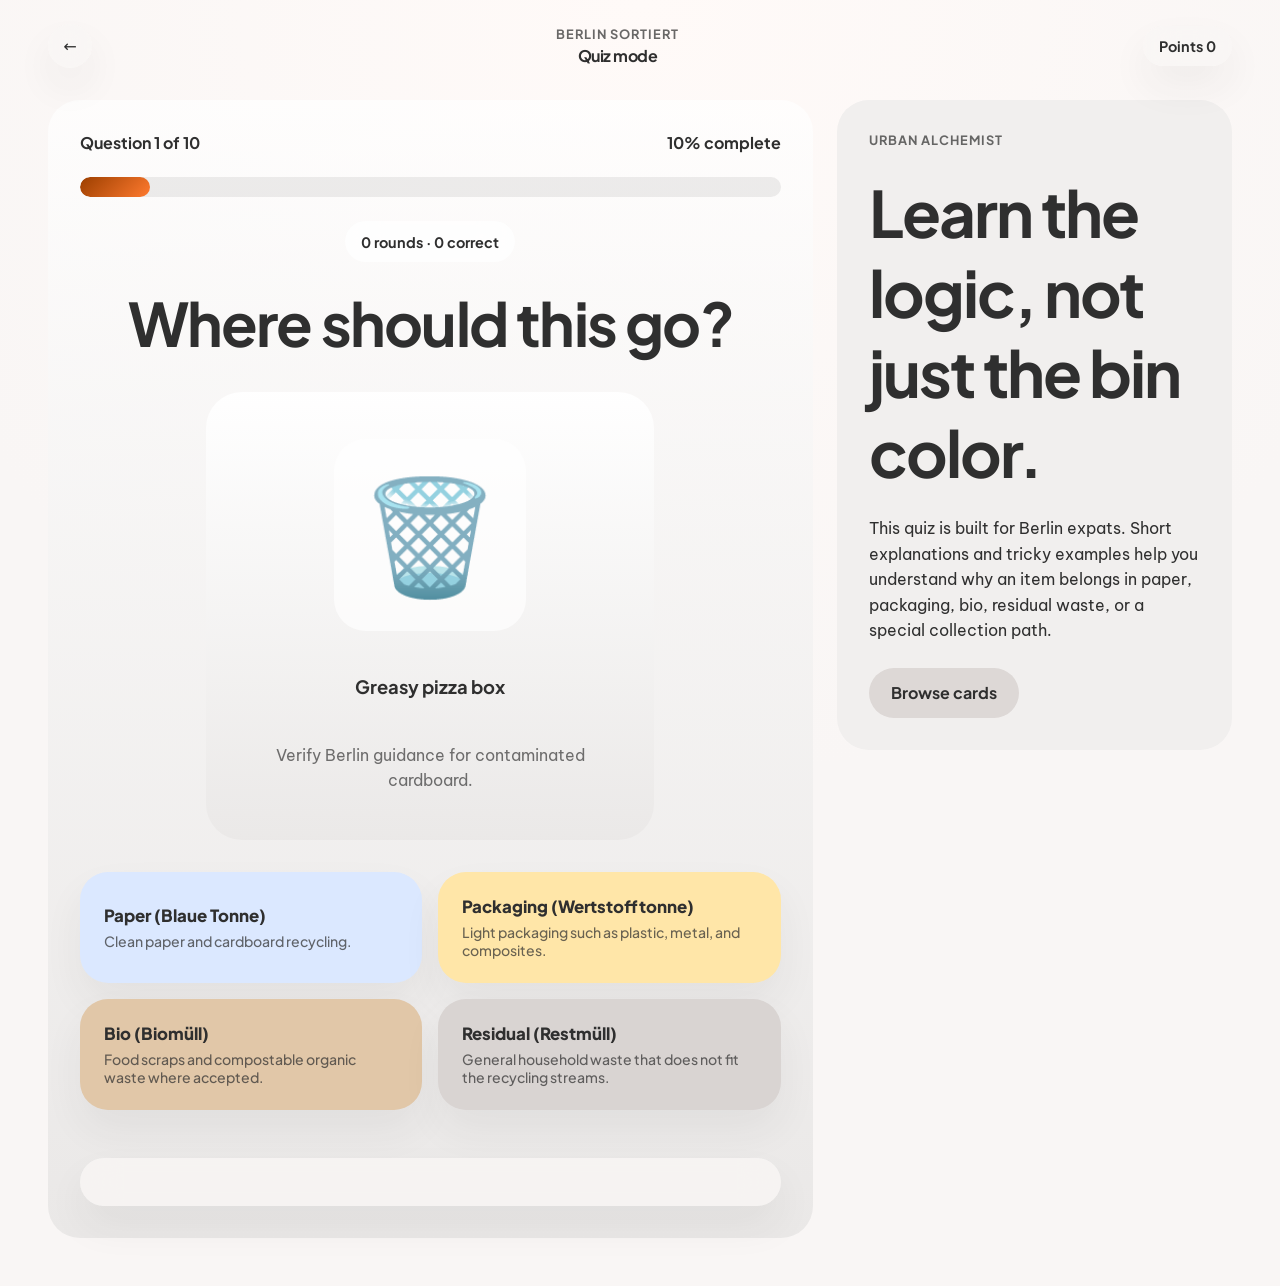
<file: index.html>
<!doctype html>
<html lang="en">
  <head>
    <meta charset="UTF-8" />
    <meta name="viewport" content="width=device-width, initial-scale=1.0" />
    <title>Berlin Trash Classifier</title>
    <meta
      name="description"
      content="Learn how to sort waste correctly in Berlin through a quiz-first educational experience."
    />
    <link rel="preconnect" href="https://fonts.googleapis.com" />
    <link rel="preconnect" href="https://fonts.gstatic.com" crossorigin />
    <link
      href="https://fonts.googleapis.com/css2?family=Be+Vietnam+Pro:wght@400;500;600&family=Plus+Jakarta+Sans:wght@500;700;800&display=swap"
      rel="stylesheet"
    />
    <link rel="stylesheet" href="assets/css/tokens.css" />
    <link rel="stylesheet" href="assets/css/base.css" />
    <link rel="stylesheet" href="assets/css/components.css" />
    <link rel="stylesheet" href="assets/css/pages.css" />
  </head>
  <body>
    <div class="page-shell page-shell--quiz">
      <header class="quiz-topbar">
        <a class="icon-button" href="./" aria-label="Refresh quiz">←</a>
        <div class="quiz-branding">
          <span class="eyebrow">Berlin Sortiert</span>
          <span class="topbar-title">Quiz mode</span>
        </div>
        <span id="score-pill" class="score-pill">+0 pts</span>
      </header>

      <main class="quiz-layout">
        <section id="quiz-preview" class="quiz-preview surface-panel surface-panel--quiz">
          <div class="quiz-progress-shell">
            <div class="progress-meta progress-meta--quiz">
              <span id="question-counter">Question 1 of 10</span>
              <span id="round-label">Warm-up round</span>
            </div>
            <div class="progress-track" aria-hidden="true">
              <div id="progress-fill" class="progress-fill" style="width: 10%"></div>
            </div>
          </div>

          <div class="quiz-headline-block">
            <span id="progress-summary" class="score-pill score-pill--ghost">No account needed</span>
            <h1 id="quiz-title" class="quiz-title">Where should this go?</h1>
          </div>

          <div class="item-stage item-stage--hero">
            <div class="item-card item-card--hero">
              <div id="item-visual" class="item-visual" aria-hidden="true">
                <span id="item-emoji" class="item-emoji">🗑️</span>
              </div>
              <p id="item-caption" class="item-caption">Loading quiz item…</p>
              <p id="item-hint" class="item-hint">Think like a Berlin local.</p>
            </div>
          </div>

          <div id="answer-grid" class="answer-grid answer-grid--quiz"></div>
          <div id="feedback-panel" class="feedback-panel" hidden></div>
        </section>

        <section class="quiz-support surface-panel surface-panel--soft">
          <p class="eyebrow">Urban Alchemist</p>
          <h2>Learn the logic, not just the bin color.</h2>
          <p class="lead">
            This quiz is built for Berlin expats. Short explanations and tricky examples help you
            understand why an item belongs in paper, packaging, bio, residual waste, or a special
            collection path.
          </p>
          <div class="hero-actions">
            <a class="button button--secondary" href="cards/index.html">Browse cards</a>
          </div>
        </section>
      </main>
    </div>

    <script type="module" src="assets/js/app.js"></script>
  </body>
</html>
</file>
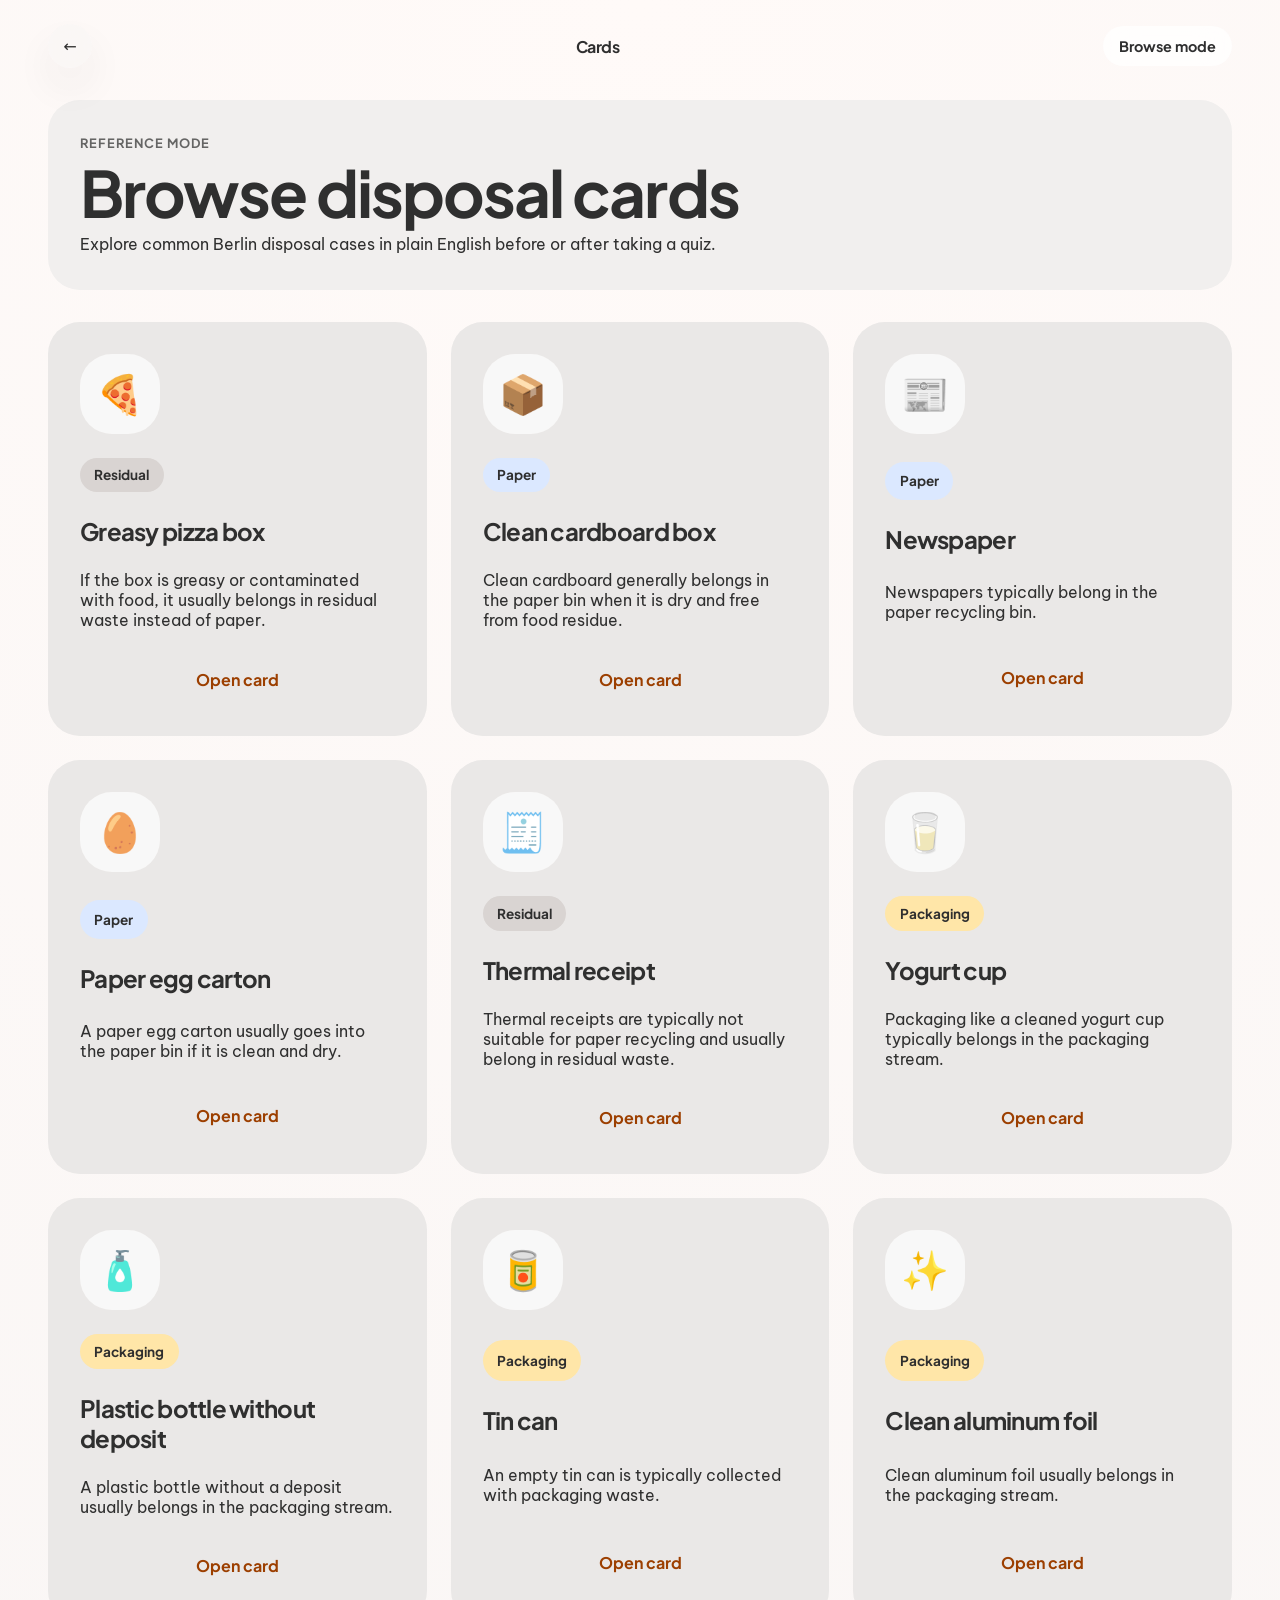
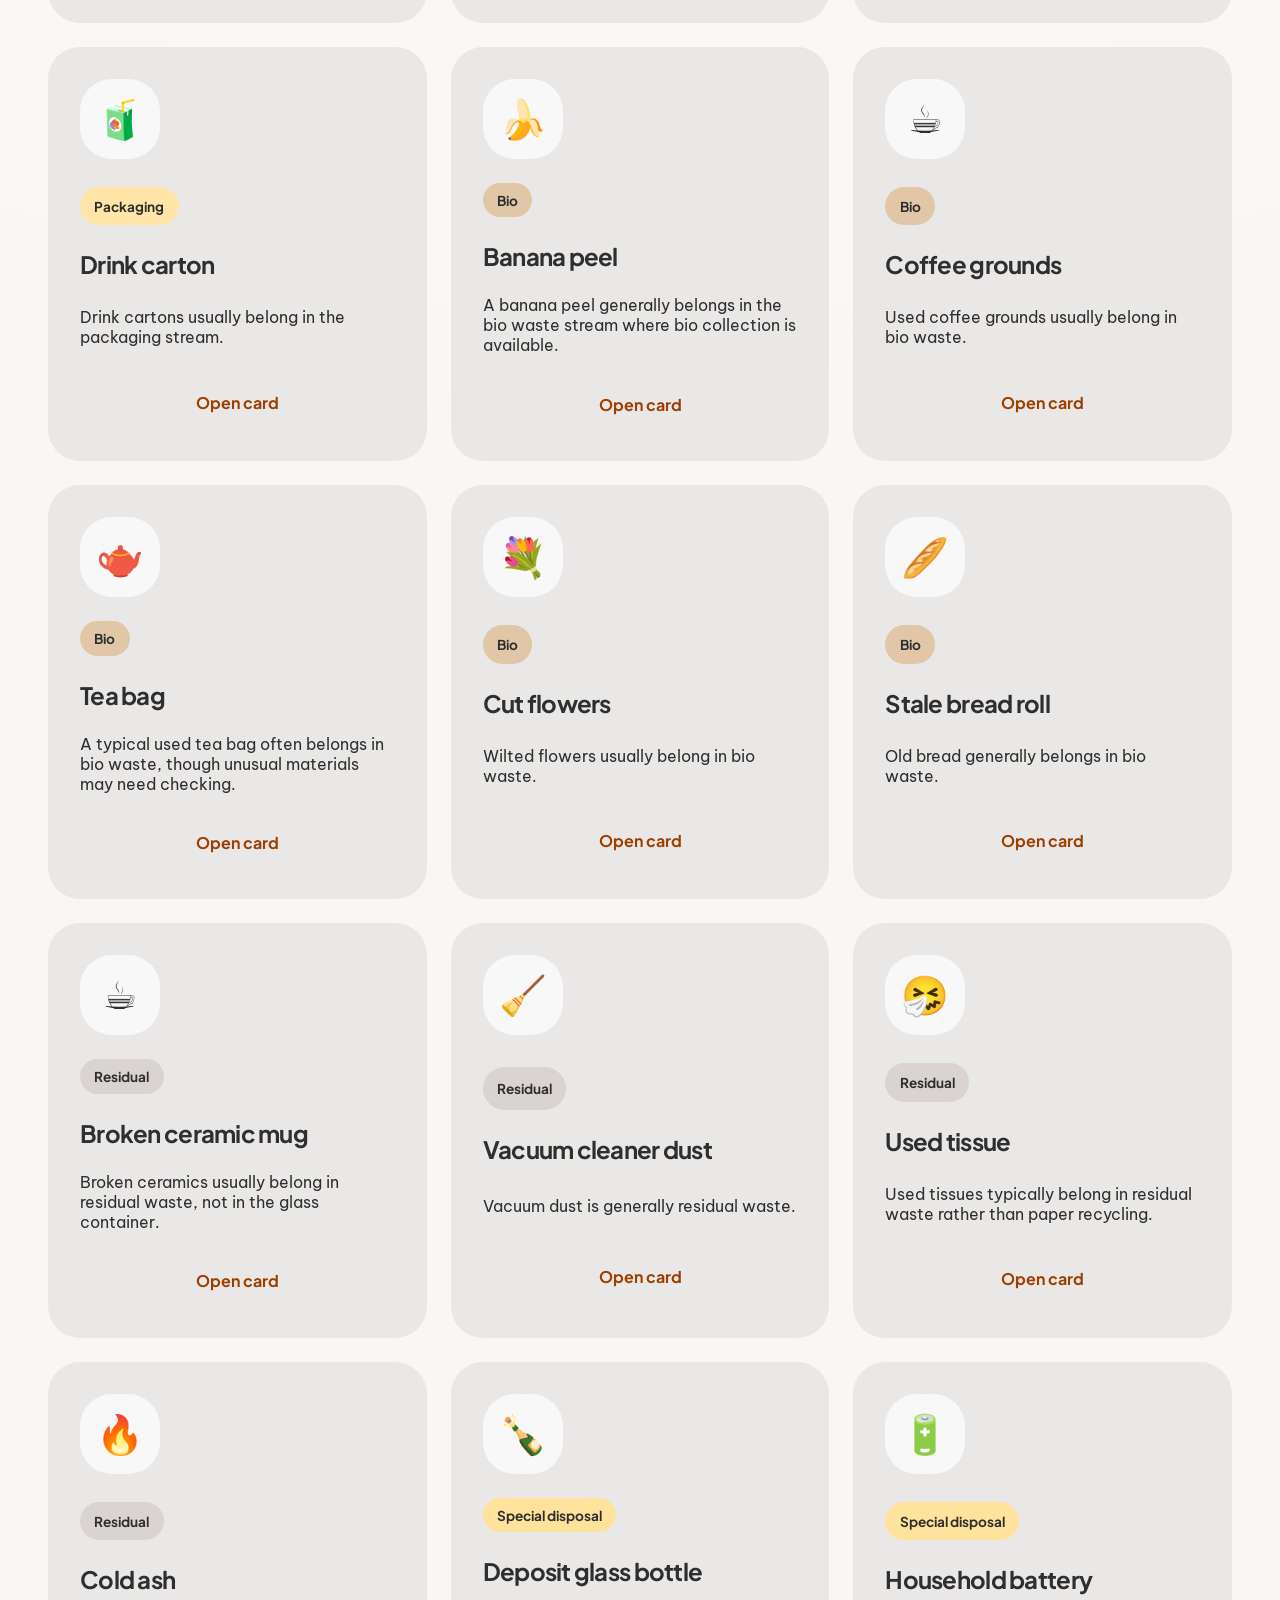
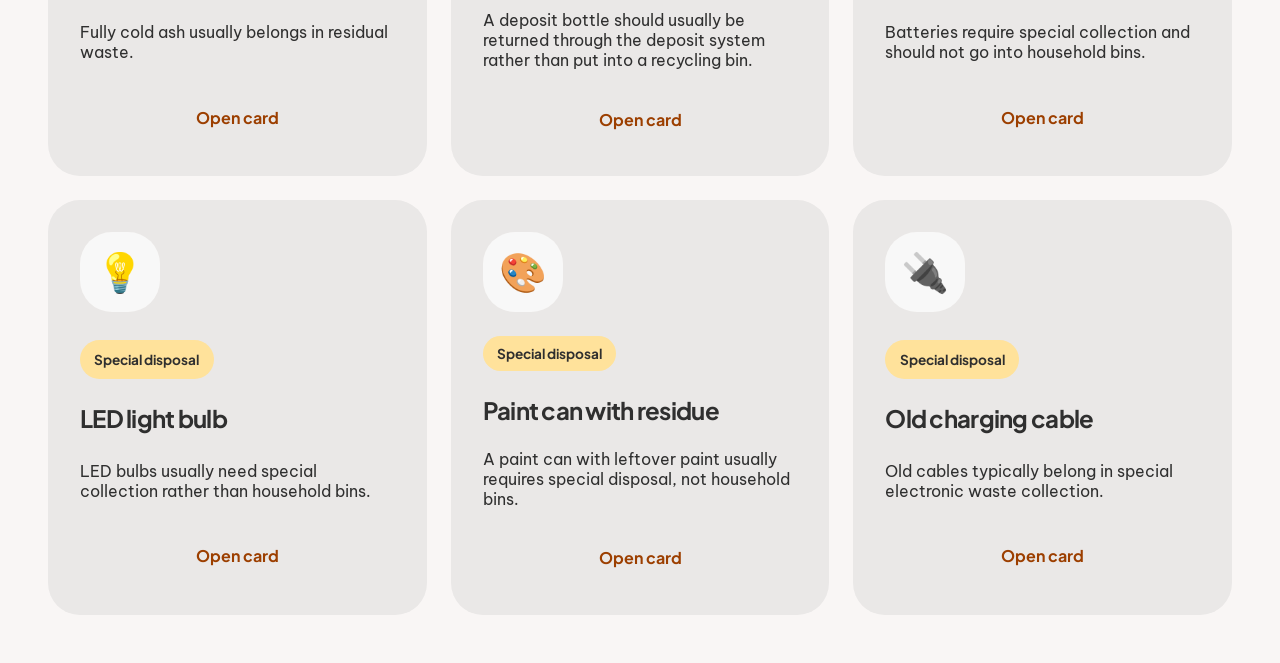
<file: cards/index.html>
<!doctype html>
<html lang="en">
  <head>
    <meta charset="UTF-8" />
    <meta name="viewport" content="width=device-width, initial-scale=1.0" />
    <title>Cards · Berlin Trash Classifier</title>
    <link rel="preconnect" href="https://fonts.googleapis.com" />
    <link rel="preconnect" href="https://fonts.gstatic.com" crossorigin />
    <link
      href="https://fonts.googleapis.com/css2?family=Be+Vietnam+Pro:wght@400;500;600&family=Plus+Jakarta+Sans:wght@500;700;800&display=swap"
      rel="stylesheet"
    />
    <link rel="stylesheet" href="../assets/css/tokens.css" />
    <link rel="stylesheet" href="../assets/css/base.css" />
    <link rel="stylesheet" href="../assets/css/components.css" />
    <link rel="stylesheet" href="../assets/css/pages.css" />
  </head>
  <body data-page="cards-index">
    <div class="page-shell page-shell--cards">
      <header class="topbar">
        <a class="icon-button" href="../index.html" aria-label="Back to home">←</a>
        <span class="topbar-title">Cards</span>
        <span class="score-pill score-pill--ghost">Browse mode</span>
      </header>

      <main class="cards-layout">
        <section class="surface-panel surface-panel--soft">
          <p class="eyebrow">Reference mode</p>
          <h1>Browse disposal cards</h1>
          <p class="lead">
            Explore common Berlin disposal cases in plain English before or after taking a quiz.
          </p>
        </section>

        <section id="cards-grid" class="cards-grid" aria-live="polite"></section>
      </main>
    </div>

    <script type="module" src="../assets/js/cards.js"></script>
  </body>
</html>
</file>
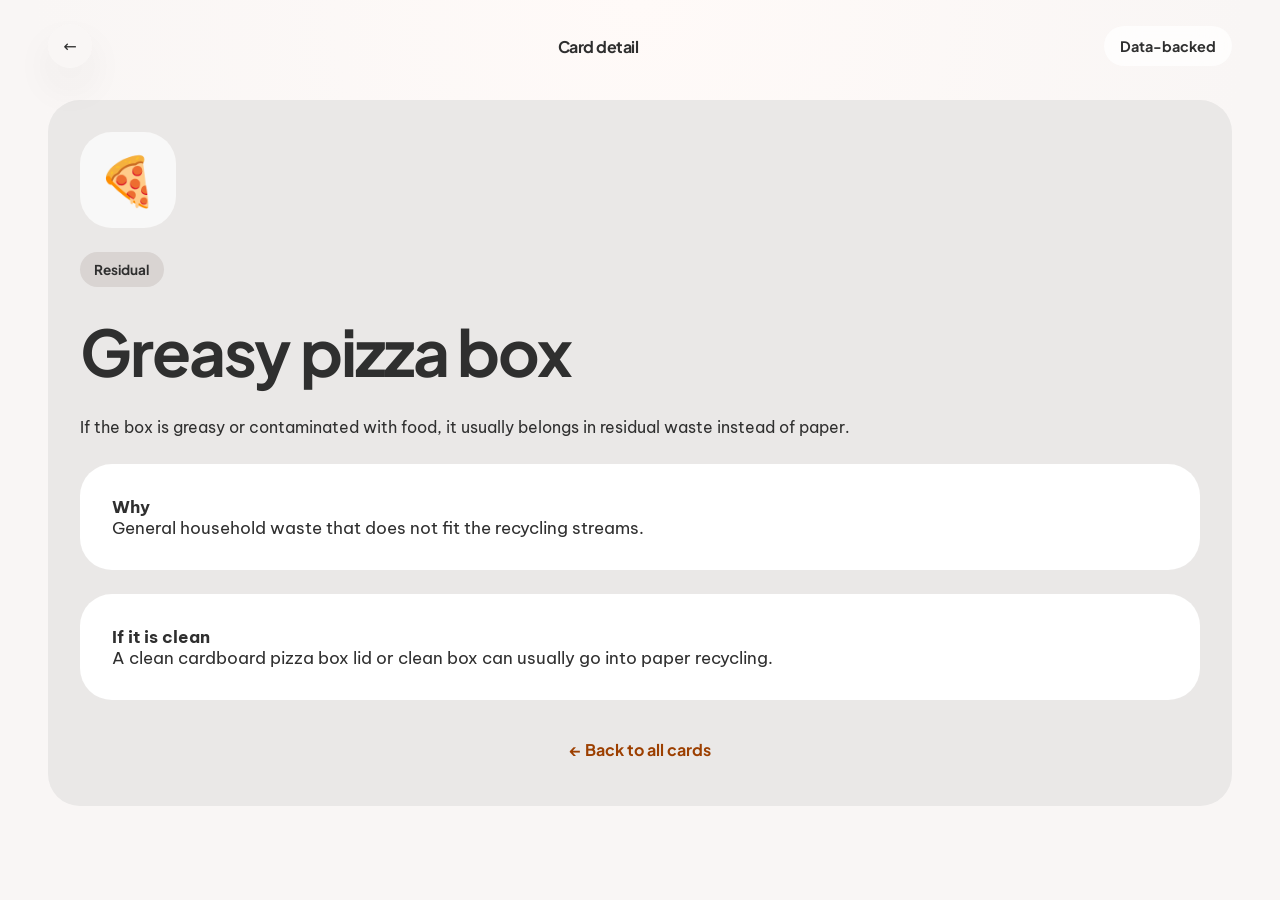
<file: cards/item.html>
<!doctype html>
<html lang="en">
  <head>
    <meta charset="UTF-8" />
    <meta name="viewport" content="width=device-width, initial-scale=1.0" />
    <title>Card · Berlin Trash Classifier</title>
    <link rel="preconnect" href="https://fonts.googleapis.com" />
    <link rel="preconnect" href="https://fonts.gstatic.com" crossorigin />
    <link
      href="https://fonts.googleapis.com/css2?family=Be+Vietnam+Pro:wght@400;500;600&family=Plus+Jakarta+Sans:wght@500;700;800&display=swap"
      rel="stylesheet"
    />
    <link rel="stylesheet" href="../assets/css/tokens.css" />
    <link rel="stylesheet" href="../assets/css/base.css" />
    <link rel="stylesheet" href="../assets/css/components.css" />
    <link rel="stylesheet" href="../assets/css/pages.css" />
  </head>
  <body data-page="card-detail">
    <div class="page-shell page-shell--detail">
      <header class="topbar">
        <a class="icon-button" href="index.html" aria-label="Back to cards">←</a>
        <span class="topbar-title">Card detail</span>
        <span class="score-pill score-pill--ghost">Data-backed</span>
      </header>

      <main id="card-detail" class="detail-layout surface-panel" aria-live="polite"></main>
    </div>

    <script type="module" src="../assets/js/cards.js"></script>
  </body>
</html>
</file>
<file: assets/css/tokens.css>
:root {
  --color-surface: #f9f6f5;
  --color-surface-bright: #fffdfc;
  --color-surface-container: #eae8e7;
  --color-surface-container-low: #f1efee;
  --color-surface-container-lowest: #ffffff;
  --color-surface-container-highest: #ddd8d6;
  --color-on-surface: #2f2f2f;
  --color-outline-ghost: rgba(47, 47, 47, 0.15);

  --color-primary: #9c3f00;
  --color-primary-container: #ff7a2f;
  --color-secondary: #5b8a3c;
  --color-secondary-container: #d9ebc8;
  --color-tertiary: #d89a00;
  --color-tertiary-container: #ffe29b;
  --color-paper: #dbe8ff;
  --color-packaging: #ffe6a8;
  --color-bio: #e1c7a8;
  --color-residual: #d9d4d2;

  --font-display: "Plus Jakarta Sans", system-ui, sans-serif;
  --font-body: "Be Vietnam Pro", system-ui, sans-serif;

  --radius-sm: 1rem;
  --radius-md: 1.5rem;
  --radius-lg: 2rem;
  --radius-full: 999px;

  --space-2: 0.5rem;
  --space-3: 0.75rem;
  --space-4: 1rem;
  --space-6: 1.5rem;
  --space-8: 2rem;
  --space-12: 3rem;
  --space-16: 4rem;

  --shadow-ambient: 0 20px 40px rgba(47, 47, 47, 0.06);
  --glass-surface: rgba(249, 246, 245, 0.78);
  --button-gradient: linear-gradient(135deg, var(--color-primary), var(--color-primary-container));
}
</file>
<file: assets/css/base.css>
* {
  box-sizing: border-box;
}

html {
  color-scheme: light;
}

body {
  margin: 0;
  min-height: 100vh;
  background: radial-gradient(circle at top, #fffaf8 0%, var(--color-surface) 55%);
  color: var(--color-on-surface);
  font-family: var(--font-body);
}

a {
  color: inherit;
  text-decoration: none;
}

button,
a {
  font: inherit;
}

button {
  border: 0;
  cursor: pointer;
}

img {
  max-width: 100%;
  display: block;
}

h1,
h2,
h3,
p {
  margin: 0;
}

h1,
h2,
h3,
.eyebrow,
.topbar-title,
.button,
.badge,
.answer-tile,
.score-pill {
  font-family: var(--font-display);
}
</file>
<file: assets/css/components.css>
.page-shell {
  width: min(100%, 76rem);
  margin: 0 auto;
  padding: var(--space-6) var(--space-4) var(--space-12);
}

.topbar,
.quiz-chrome,
.progress-meta,
.hero-actions,
.cards-grid,
.answer-grid,
.quiz-topbar,
.quiz-branding {
  display: flex;
}

.topbar,
.quiz-chrome,
.progress-meta,
.quiz-topbar {
  align-items: center;
  justify-content: space-between;
  gap: var(--space-4);
}

.quiz-branding {
  flex-direction: column;
  align-items: center;
  gap: 0.15rem;
  text-align: center;
}

.topbar-title,
.quiz-title,
h1,
h2 {
  letter-spacing: -0.03em;
}

.topbar-title {
  font-size: 1rem;
  font-weight: 700;
}

.eyebrow {
  display: inline-flex;
  align-items: center;
  gap: var(--space-2);
  font-size: 0.8rem;
  font-weight: 700;
  text-transform: uppercase;
  letter-spacing: 0.08em;
  color: rgba(47, 47, 47, 0.72);
}

.surface-panel {
  background: var(--color-surface-container);
  border-radius: var(--radius-lg);
  padding: var(--space-8);
}

.surface-panel--soft {
  background: var(--color-surface-container-low);
}

.surface-panel--nested {
  background: var(--color-surface-container-lowest);
}

.surface-panel--quiz {
  background: linear-gradient(180deg, rgba(255, 255, 255, 0.7), var(--color-surface-container));
}

.button {
  display: inline-flex;
  align-items: center;
  justify-content: center;
  gap: var(--space-2);
  padding: 0.9rem 1.4rem;
  border-radius: var(--radius-full);
  font-weight: 700;
}

.button--primary {
  background: var(--button-gradient);
  color: #fff;
}

.button--secondary {
  background: var(--color-surface-container-highest);
}

.button--tertiary {
  padding-inline: 0;
  color: var(--color-primary);
}

.icon-button,
.score-pill,
.badge {
  display: inline-flex;
  align-items: center;
  justify-content: center;
  border-radius: var(--radius-full);
}

.icon-button {
  width: 2.75rem;
  height: 2.75rem;
  background: var(--glass-surface);
  backdrop-filter: blur(16px);
  box-shadow: var(--shadow-ambient);
}

.score-pill {
  padding: 0.7rem 1rem;
  background: var(--glass-surface);
  backdrop-filter: blur(16px);
  box-shadow: var(--shadow-ambient);
  font-size: 0.9rem;
  font-weight: 700;
}

.score-pill--ghost {
  box-shadow: none;
  background: rgba(255, 255, 255, 0.72);
}

.progress-track {
  width: 100%;
  height: 1.25rem;
  border-radius: var(--radius-full);
  background: rgba(47, 47, 47, 0.08);
  overflow: hidden;
}

.progress-fill {
  height: 100%;
  border-radius: inherit;
  background: var(--button-gradient);
}

.item-card {
  display: grid;
  place-items: center;
  gap: var(--space-3);
  min-height: 16rem;
  padding: var(--space-8);
  background: var(--color-surface-container-lowest);
  border-radius: 2.25rem;
}

.item-card--hero {
  min-height: clamp(18rem, 46vw, 28rem);
  width: min(100%, 28rem);
  margin: 0 auto;
  background: linear-gradient(180deg, rgba(255,255,255,0.95), rgba(234,232,231,0.9));
}

.item-visual,
.mini-card__visual,
.detail-visual {
  display: grid;
  place-items: center;
  border-radius: 2rem;
  background: rgba(255, 255, 255, 0.7);
}

.item-visual {
  width: min(100%, 12rem);
  min-height: 12rem;
}

.mini-card__visual,
.detail-visual {
  width: 5rem;
  height: 5rem;
  font-size: 2.4rem;
}

.detail-visual {
  width: 6rem;
  height: 6rem;
  font-size: 3rem;
}

.item-emoji {
  font-size: clamp(4rem, 12vw, 7rem);
}

.item-caption,
.lead,
.item-hint {
  line-height: 1.6;
}

.item-caption {
  font-family: var(--font-display);
  font-weight: 700;
  font-size: 1.15rem;
}

.item-hint {
  color: rgba(47, 47, 47, 0.68);
  text-align: center;
}

.answer-grid {
  flex-wrap: wrap;
  gap: var(--space-4);
}

.answer-grid--quiz {
  margin-top: var(--space-2);
}

.answer-tile {
  flex: 1 1 calc(50% - var(--space-4));
  min-width: 10rem;
  min-height: 6.5rem;
  padding: var(--space-6);
  border-radius: 1.75rem;
  font-weight: 800;
  box-shadow: var(--shadow-ambient);
  color: var(--color-on-surface);
  text-align: left;
}

.answer-tile__label {
  display: block;
  font-family: var(--font-display);
  font-size: 1.05rem;
}

.answer-tile__hint {
  display: block;
  margin-top: 0.35rem;
  font-size: 0.88rem;
  font-weight: 500;
  color: rgba(47, 47, 47, 0.72);
}

.answer-tile--paper,
.badge--paper { background: var(--color-paper); }
.answer-tile--packaging,
.badge--packaging { background: var(--color-packaging); }
.answer-tile--bio,
.badge--bio { background: var(--color-bio); }
.answer-tile--residual,
.badge--residual { background: var(--color-residual); }
.badge--special { background: var(--color-tertiary-container); }

.badge {
  width: fit-content;
  padding: 0.55rem 0.9rem;
  font-size: 0.85rem;
  font-weight: 700;
}

.notes-stack {
  display: grid;
  gap: var(--space-4);
}

.feedback-panel {
  display: grid;
  gap: var(--space-3);
  margin-top: var(--space-6);
  padding: var(--space-6);
  border-radius: var(--radius-lg);
  background: var(--glass-surface);
  backdrop-filter: blur(18px);
  box-shadow: var(--shadow-ambient);
}

.feedback-panel--correct {
  background: rgba(217, 235, 200, 0.9);
}

.feedback-panel--wrong {
  background: rgba(255, 230, 168, 0.9);
}
</file>
<file: assets/css/pages.css>
.hero {
  display: grid;
  gap: var(--space-8);
  margin-top: var(--space-8);
}

.hero-copy,
.quiz-preview,
.detail-layout,
.mini-card,
.quiz-layout,
.quiz-progress-shell,
.quiz-headline-block,
.quiz-support {
  display: grid;
  gap: var(--space-6);
}

.hero-copy h1,
.cards-layout h1,
.detail-layout h1,
.quiz-support h2 {
  font-size: clamp(2.2rem, 6vw, 4rem);
}

.quiz-title {
  text-align: center;
  font-size: clamp(2.1rem, 5vw, 3.75rem);
  max-width: 16ch;
  margin: 0 auto;
}

.quiz-layout {
  margin-top: var(--space-8);
}

.quiz-headline-block {
  justify-items: center;
}

.item-stage--hero {
  margin-top: var(--space-2);
}

.progress-meta--quiz {
  font-family: var(--font-display);
  font-weight: 700;
}

.cards-layout,
.detail-layout {
  margin-top: var(--space-8);
}

.cards-grid {
  flex-wrap: wrap;
  gap: var(--space-6);
  margin-top: var(--space-8);
}

.mini-card {
  flex: 1 1 18rem;
}

.detail-note {
  font-size: 1.05rem;
}

@media (min-width: 64rem) {
  .quiz-layout {
    grid-template-columns: minmax(0, 1.45fr) minmax(18rem, 0.75fr);
    align-items: start;
  }
}

@media (min-width: 56rem) {
  .hero {
    grid-template-columns: 1.05fr 0.95fr;
    align-items: start;
  }
}

@media (max-width: 40rem) {
  .page-shell {
    padding-inline: var(--space-3);
  }

  .surface-panel {
    padding: var(--space-6);
  }

  .answer-grid {
    gap: var(--space-3);
  }

  .answer-tile {
    min-width: calc(50% - var(--space-3));
    min-height: 5.25rem;
  }

  .quiz-title {
    font-size: 2rem;
  }
}
</file>
